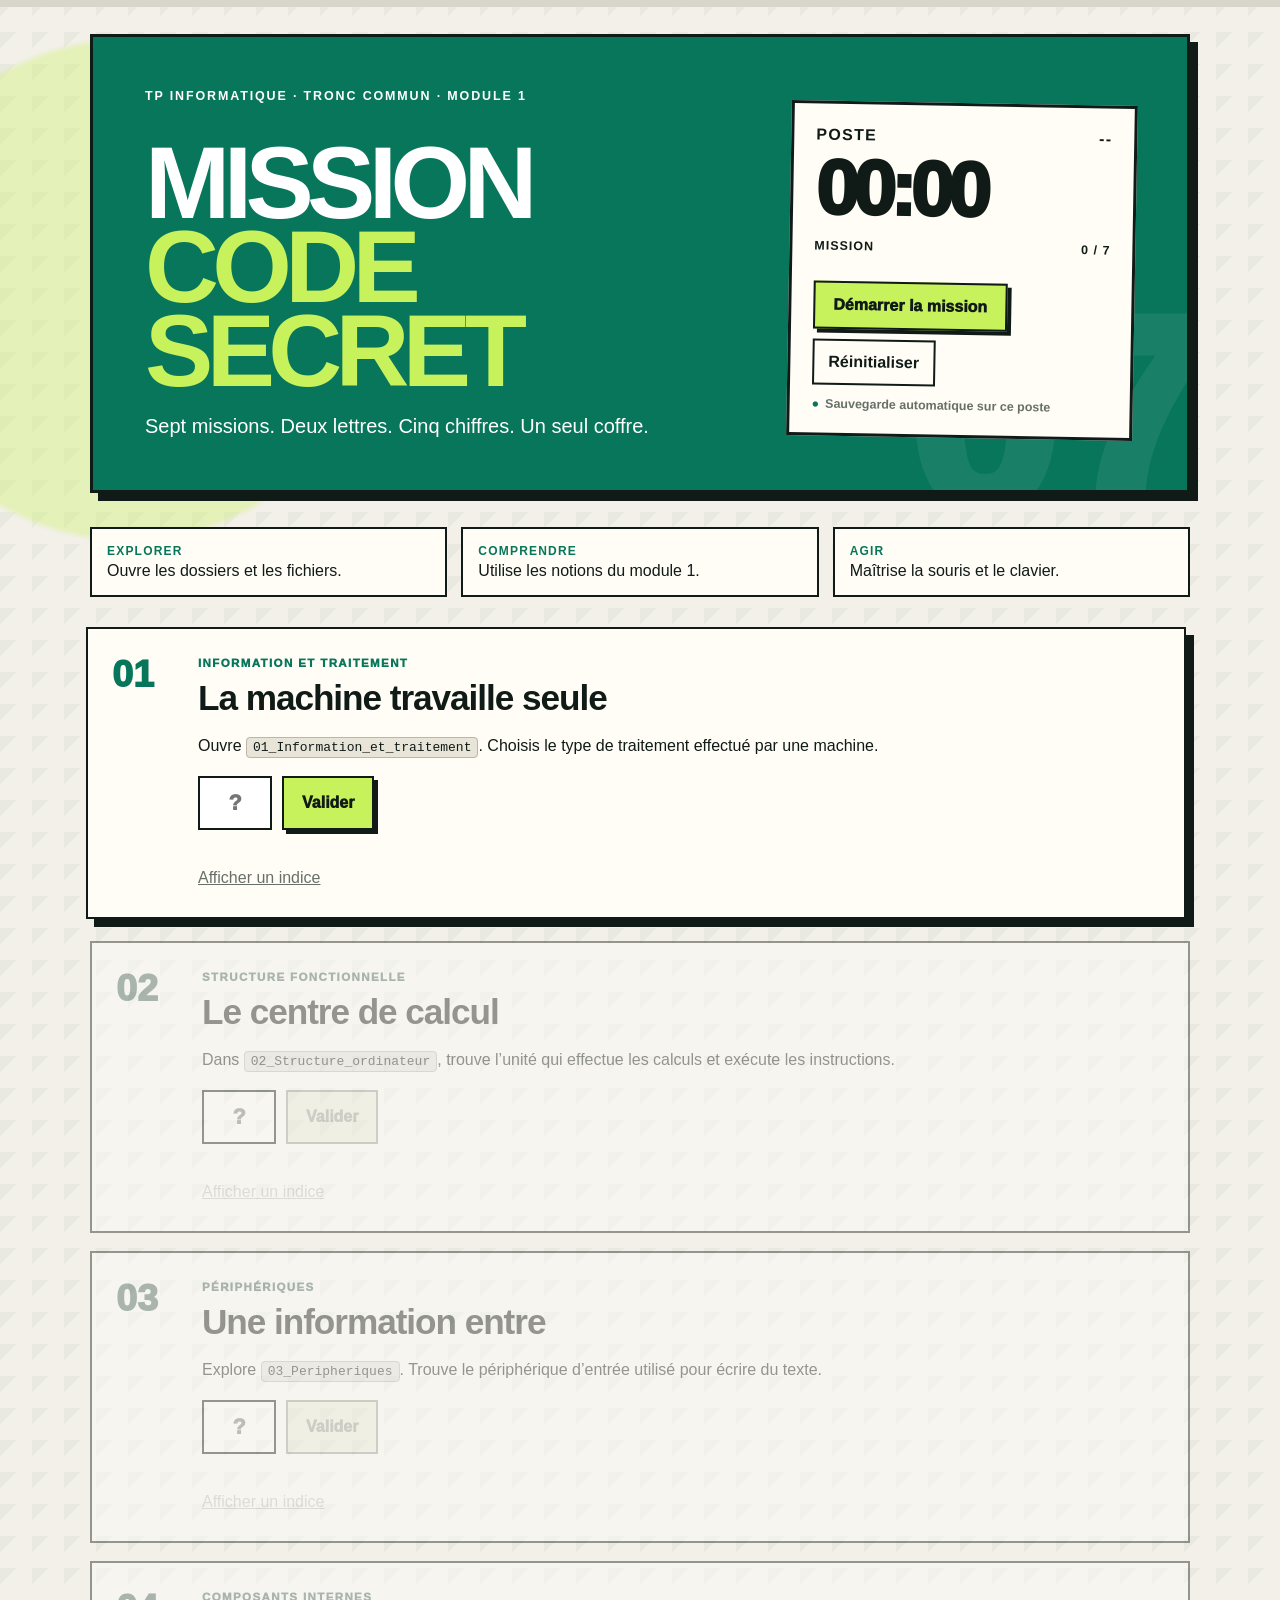
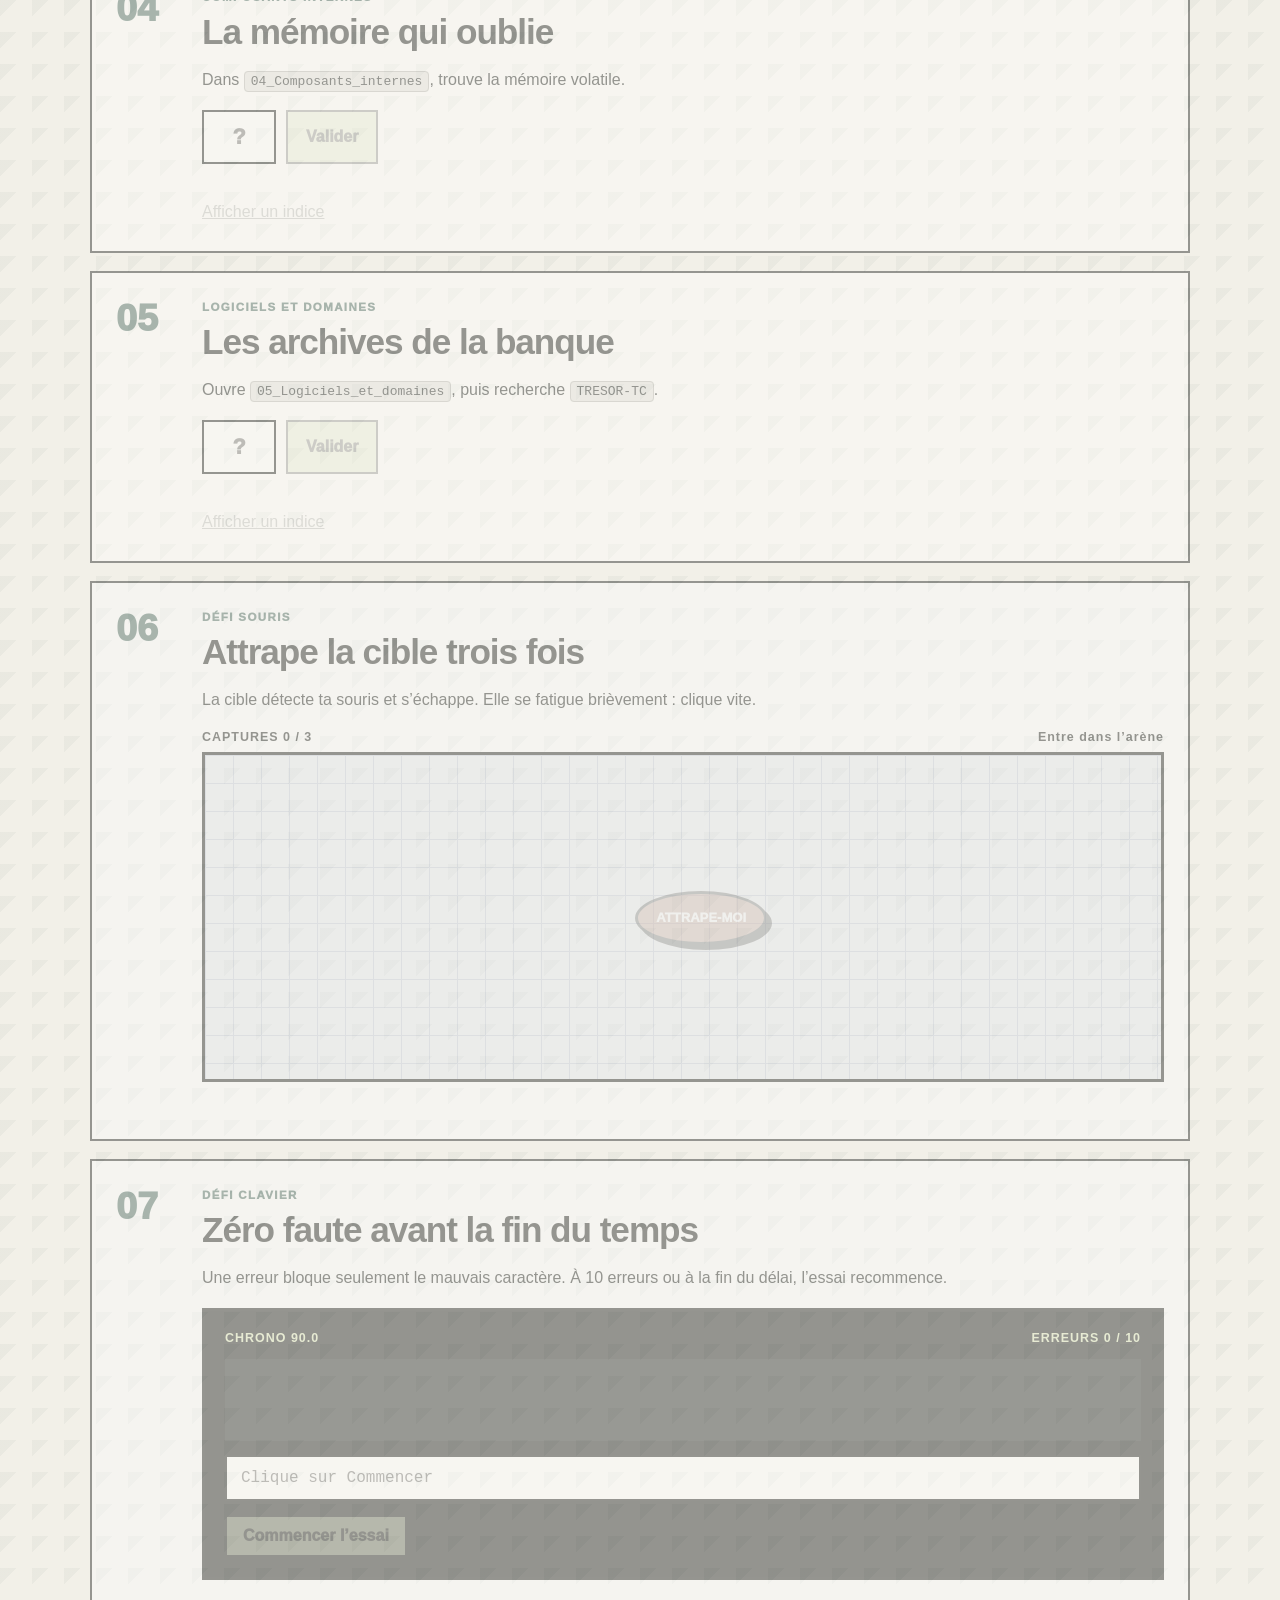
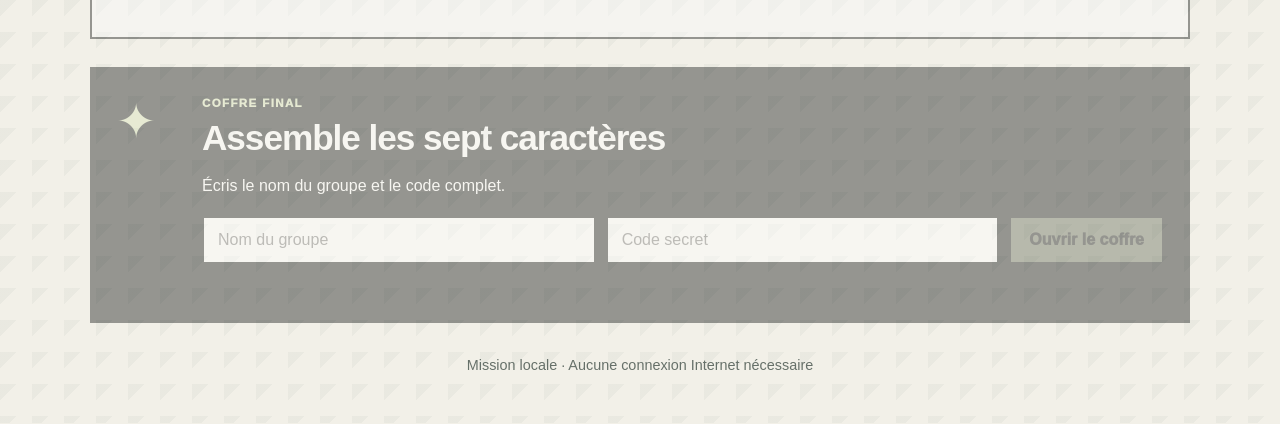
<file: MODELE_POSTE/index.html>
<!doctype html>
<html lang="fr">
<head><meta charset="utf-8"><meta name="viewport" content="width=device-width,initial-scale=1"><title>Mission Code Secret — Module 1</title><link rel="stylesheet" href="assets/style.css"></head>
<body>
<div class="top-progress"><span id="progressBar"></span></div>
<main class="game-shell">
<header class="hero"><div class="eyebrow">TP INFORMATIQUE · TRONC COMMUN · MODULE 1</div><div class="hero-grid">
<div><h1>Mission<br><span>Code Secret</span></h1><p class="lead">Sept missions. Deux lettres. Cinq chiffres. Un seul coffre.</p></div>
<div class="status-card"><div class="station"><span>POSTE</span><strong id="posteLabel">--</strong></div><div class="timer" id="timer">00:00</div><div class="hud-line"><span>MISSION</span><strong id="missionCount">0 / 7</strong></div><div class="code-slots" id="codeSlots"></div><div class="game-actions"><button class="primary" id="startBtn">Démarrer la mission</button><button class="reset-button" id="resetBtn">Réinitialiser</button></div><p class="save-status" id="saveStatus">Sauvegarde automatique sur ce poste</p></div>
</div></header>
<section class="briefing"><div><b>EXPLORER</b><span>Ouvre les dossiers et les fichiers.</span></div><div><b>COMPRENDRE</b><span>Utilise les notions du module 1.</span></div><div><b>AGIR</b><span>Maîtrise la souris et le clavier.</span></div></section>
<section class="missions" id="missions">
<article class="mission active" data-step="1"><div class="step-no">01</div><div class="mission-body"><div class="tag">INFORMATION ET TRAITEMENT</div><h2>La machine travaille seule</h2><p>Ouvre <code>01_Information_et_traitement</code>. Choisis le type de traitement effectué par une machine.</p><div class="answer-row"><input id="fragment1" maxlength="1" placeholder="?"><button class="check" data-check="1">Valider</button></div><p class="feedback" id="feedback1"></p><button class="hint" data-hint="1">Afficher un indice</button></div></article>
<article class="mission locked" data-step="2"><div class="step-no">02</div><div class="mission-body"><div class="tag">STRUCTURE FONCTIONNELLE</div><h2>Le centre de calcul</h2><p>Dans <code>02_Structure_ordinateur</code>, trouve l’unité qui effectue les calculs et exécute les instructions.</p><div class="answer-row"><input id="fragment2" maxlength="1" placeholder="?" disabled><button class="check" data-check="2" disabled>Valider</button></div><p class="feedback" id="feedback2"></p><button class="hint" data-hint="2" disabled>Afficher un indice</button></div></article>
<article class="mission locked" data-step="3"><div class="step-no">03</div><div class="mission-body"><div class="tag">PÉRIPHÉRIQUES</div><h2>Une information entre</h2><p>Explore <code>03_Peripheriques</code>. Trouve le périphérique d’entrée utilisé pour écrire du texte.</p><div class="answer-row"><input id="fragment3" maxlength="1" placeholder="?" disabled><button class="check" data-check="3" disabled>Valider</button></div><p class="feedback" id="feedback3"></p><button class="hint" data-hint="3" disabled>Afficher un indice</button></div></article>
<article class="mission locked" data-step="4"><div class="step-no">04</div><div class="mission-body"><div class="tag">COMPOSANTS INTERNES</div><h2>La mémoire qui oublie</h2><p>Dans <code>04_Composants_internes</code>, trouve la mémoire volatile.</p><div class="answer-row"><input id="fragment4" maxlength="1" placeholder="?" disabled><button class="check" data-check="4" disabled>Valider</button></div><p class="feedback" id="feedback4"></p><button class="hint" data-hint="4" disabled>Afficher un indice</button></div></article>
<article class="mission locked" data-step="5"><div class="step-no">05</div><div class="mission-body"><div class="tag">LOGICIELS ET DOMAINES</div><h2>Les archives de la banque</h2><p>Ouvre <code>05_Logiciels_et_domaines</code>, puis recherche <code>TRESOR-TC</code>.</p><div class="answer-row"><input id="fragment5" maxlength="1" placeholder="?" disabled><button class="check" data-check="5" disabled>Valider</button></div><p class="feedback" id="feedback5"></p><button class="hint" data-hint="5" disabled>Afficher un indice</button></div></article>
<article class="mission challenge locked" data-step="6"><div class="step-no">06</div><div class="mission-body"><div class="tag">DÉFI SOURIS</div><h2>Attrape la cible trois fois</h2><p>La cible détecte ta souris et s’échappe. Elle se fatigue brièvement : clique vite.</p><div class="mouse-hud"><span>CAPTURES <strong id="catchCount">0 / 3</strong></span><span id="mouseMessage">Entre dans l’arène</span></div><div class="mouse-arena" id="mouseArena"><div class="arena-grid"></div><button id="escapeButton" disabled>ATTRAPE-MOI</button></div><p class="feedback" id="feedback6"></p></div></article>
<article class="mission challenge locked" data-step="7"><div class="step-no">07</div><div class="mission-body"><div class="tag">DÉFI CLAVIER</div><h2>Zéro faute avant la fin du temps</h2><p>Une erreur bloque seulement le mauvais caractère. À 10 erreurs ou à la fin du délai, l’essai recommence.</p><div class="typing-panel"><div class="typing-top"><span>CHRONO <strong id="typingTimer">90.0</strong></span><span>ERREURS <strong id="typingErrors">0 / 10</strong></span></div><div class="phrase-display" id="phraseDisplay"></div><input id="typingInput" spellcheck="false" placeholder="Clique sur Commencer" disabled><button class="primary small" id="typingStart" disabled>Commencer l’essai</button></div><p class="feedback" id="feedback7"></p></div></article>
</section>
<section class="vault locked" id="vault"><div class="vault-icon">✦</div><div><div class="tag">COFFRE FINAL</div><h2>Assemble les sept caractères</h2><p>Écris le nom du groupe et le code complet.</p><div class="final-grid"><input id="groupName" maxlength="24" placeholder="Nom du groupe" disabled><input id="finalCode" maxlength="7" placeholder="Code secret" disabled><button class="primary" id="unlockBtn" disabled>Ouvrir le coffre</button></div><p class="feedback" id="finalFeedback"></p></div></section>
<section class="success" id="success" hidden><div class="success-mark">✓</div><div><div class="eyebrow dark">MISSION RÉUSSIE</div><h2>Recopie ce ticket court</h2><div class="ticket" id="ticket"></div><p>Groupe : <strong id="finalGroup"></strong> · Temps : <strong id="finalTime"></strong> · Indices : <strong id="hintCount"></strong></p></div></section>
<footer>Mission locale · Aucune connexion Internet nécessaire</footer>
</main><script src="assets/jeu.js"></script></body></html>
</file>
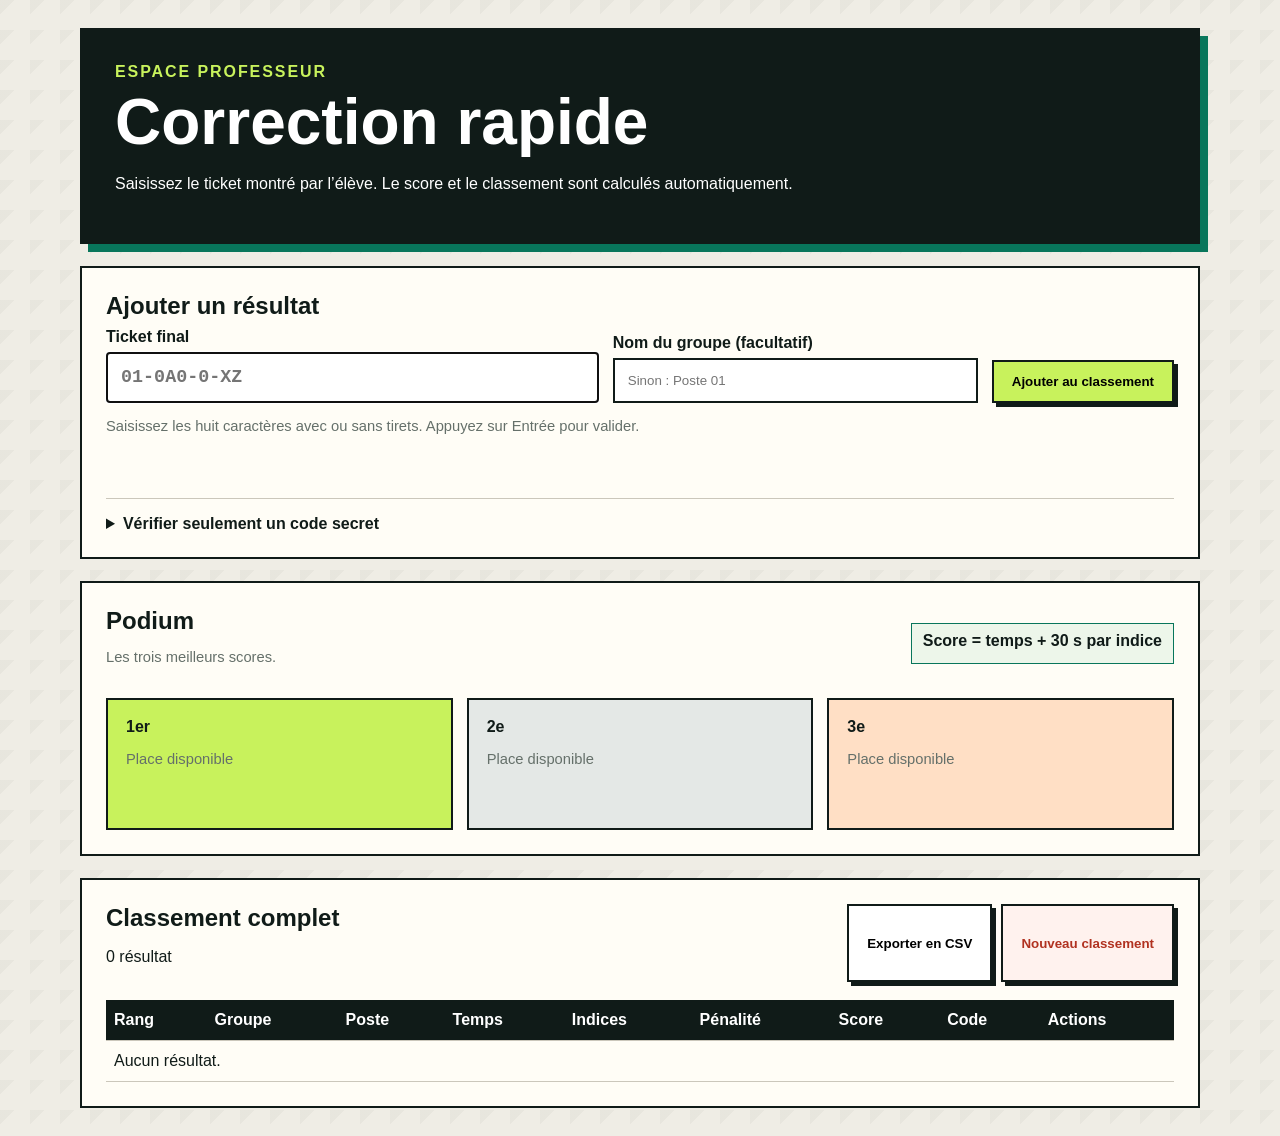
<file: CORRECTEUR_ENSEIGNANT.html>
<!doctype html><html lang="fr"><head><meta charset="utf-8"><meta name="viewport" content="width=device-width,initial-scale=1"><title>Correcteur — Mission Code Secret</title>
<style>:root{--ink:#101b18;--green:#08765b;--lime:#c8f25c;--cream:#fffdf6;--paper:#efede5;--red:#b13220;--line:#cbc7bb;--muted:#65706a}*{box-sizing:border-box}body{margin:0;background:linear-gradient(135deg,rgba(16,27,24,.035) 25%,transparent 25%) 0 0/30px 30px,var(--paper);color:var(--ink);font:16px "Segoe UI",Arial,sans-serif}.wrap{width:min(1120px,calc(100% - 30px));margin:28px auto}header{background:var(--ink);color:white;padding:32px;border:3px solid var(--ink);box-shadow:8px 8px 0 var(--green)}h1{margin:4px 0 8px;font-size:clamp(2rem,5vw,4rem)}h2{margin:0 0 8px}.sub{color:var(--lime);font-weight:900;letter-spacing:.12em}.panel{background:var(--cream);border:2px solid var(--ink);padding:24px;margin-top:22px}.quick-grid,.manual-grid{display:grid;grid-template-columns:1.35fr 1fr auto;gap:14px;align-items:end}label{font-weight:850;display:block;margin-bottom:6px}input{width:100%;padding:13px;border:2px solid var(--ink)}.ticket-input{text-transform:uppercase;font:900 1.15rem Consolas,monospace}button{border:2px solid var(--ink);background:var(--lime);font-weight:900;padding:12px 18px;box-shadow:4px 4px 0 var(--ink);cursor:pointer}button.secondary{background:white}button.danger{background:#fff2ee;color:var(--red)}button.mini{padding:7px 10px;box-shadow:2px 2px 0 var(--ink)}.actions,.row-actions{display:flex;gap:9px;flex-wrap:wrap}.msg{min-height:26px;font-weight:850}.ok{color:var(--green)}.bad{color:var(--red)}.note{color:var(--muted);font-size:.92rem}.podium{display:grid;grid-template-columns:repeat(3,1fr);gap:14px;margin-top:18px}.podium-card{min-height:132px;border:2px solid var(--ink);padding:18px}.podium-card:first-child{background:var(--lime)}.podium-card:nth-child(2){background:#e4e8e6}.podium-card:nth-child(3){background:#ffdfc5}.podium-name{margin:13px 0 5px;font-size:1.25rem;font-weight:950}.podium-score,.score{font-weight:950;color:#064a3c}.section-head{display:flex;justify-content:space-between;gap:16px;flex-wrap:wrap}.score-rule{padding:8px 11px;background:#edf6ea;border:1px solid var(--green);font-weight:800}.table-wrap{overflow:auto}table{width:100%;border-collapse:collapse;margin-top:18px;white-space:nowrap}th,td{text-align:left;border-bottom:1px solid var(--line);padding:11px 8px}th{background:var(--ink);color:white}.rank{font-size:1.25rem;font-weight:950}details{margin-top:22px;border-top:1px solid var(--line);padding-top:16px}summary{cursor:pointer;font-weight:900}@media(max-width:760px){.quick-grid,.manual-grid,.podium{grid-template-columns:1fr}}</style></head>
<body><main class="wrap"><header><div class="sub">ESPACE PROFESSEUR</div><h1>Correction rapide</h1><p>Saisissez le ticket montré par l’élève. Le score et le classement sont calculés automatiquement.</p></header>
<section class="panel" id="entryPanel"><h2>Ajouter un résultat</h2><div class="quick-grid"><div><label for="ticketInput">Ticket final</label><input class="ticket-input" id="ticketInput" maxlength="11" placeholder="01-0A0-0-XZ" autofocus></div><div><label for="groupInput">Nom du groupe (facultatif)</label><input id="groupInput" maxlength="24" placeholder="Sinon : Poste 01"></div><button id="addTicket">Ajouter au classement</button></div><p class="note">Saisissez les huit caractères avec ou sans tirets. Appuyez sur Entrée pour valider.</p><p class="msg" id="message"></p><details><summary>Vérifier seulement un code secret</summary><div class="manual-grid"><div><label for="manualPoste">Poste</label><input id="manualPoste" type="number" min="1" max="99"></div><div><label for="manualCode">Code</label><input id="manualCode" maxlength="7"></div><button class="secondary" id="checkCode">Vérifier</button></div></details></section>
<section class="panel"><div class="section-head"><div><h2>Podium</h2><p class="note">Les trois meilleurs scores.</p></div><p class="score-rule">Score = temps + 30 s par indice</p></div><div class="podium" id="podium"></div></section>
<section class="panel"><div class="section-head"><div><h2>Classement complet</h2><p id="resultCount"></p></div><div class="actions"><button class="secondary" id="exportBtn">Exporter en CSV</button><button class="danger" id="clearBtn">Nouveau classement</button></div></div><div class="table-wrap"><table><thead><tr><th>Rang</th><th>Groupe</th><th>Poste</th><th>Temps</th><th>Indices</th><th>Pénalité</th><th>Score</th><th>Code</th><th>Actions</th></tr></thead><tbody id="ranking"></tbody></table></div></section></main>
<script>
const KEY='mission_code_secret_classement_v2',ABC='ABCDEFGHIJKLMNOPQRSTUVWXYZ',PENALTY_PER_HINT=30;let editingPoste=null;
const two=n=>String(n).padStart(2,'0'),clean=v=>v.toUpperCase().replace(/[^A-Z0-9]/g,''),b36=(v,w)=>Math.max(0,v).toString(36).toUpperCase().padStart(w,'0').slice(-w);
function codeFor(p){return[String((p*3+7)%10),ABC[(p*7+3)%26],String((p*5+2)%10),String((p*7+4)%10),ABC[(p*11+5)%26],String((p*9+6)%10),String((p*4+1)%10)].join('')}
function sum(t){let v=0;for(let i=0;i<t.length;i++)v=(v*31+t.charCodeAt(i))%1296;return b36(v,2)}
function time(s){return two(Math.floor(s/60))+':'+two(s%60)}function scoreOf(r){return Number(r.seconds)+Number(r.hints)*30}
function load(){try{const r=JSON.parse(localStorage.getItem(KEY)||'[]');return Array.isArray(r)?r:[]}catch(e){return[]}}function save(r){localStorage.setItem(KEY,JSON.stringify(r))}
function sortedRows(){return load().sort((a,b)=>scoreOf(a)-scoreOf(b)||a.poste-b.poste)}
function show(t,g){const m=document.getElementById('message');m.textContent=t;m.className='msg '+(g?'ok':'bad')}
function escapeHtml(v){const d=document.createElement('div');d.textContent=String(v);return d.innerHTML}
function formatTicket(v){const c=clean(v).slice(0,8);return[c.slice(0,2),c.slice(2,5),c.slice(5,6),c.slice(6,8)].filter(Boolean).join('-')}
function parseTicket(raw){const f=formatTicket(raw),m=f.match(/^([0-9A-Z]{2})-([0-9A-Z]{3})-([0-9A-Z])-([0-9A-Z]{2})$/);if(!m)return{error:'Ticket incomplet ou mal recopié.'};const p=parseInt(m[1],36),s=parseInt(m[2],36),h=parseInt(m[3],36),payload=m[1]+m[2]+m[3];if(!Number.isInteger(p)||p<1||p>99||m[4]!==sum(payload+codeFor(p)))return{error:'Ticket refusé : vérifiez les caractères.'};return{row:{poste:p,seconds:s,hints:h,code:codeFor(p),ticket:f}}}
function ticketFor(r){if(r.ticket)return r.ticket;const p=b36(r.poste,2),t=b36(r.seconds,3),h=b36(r.hints,1),x=p+t+h;return p+'-'+t+'-'+h+'-'+sum(x+codeFor(r.poste))}
function render(){const rows=sortedRows();document.getElementById('resultCount').textContent=rows.length+' résultat'+(rows.length>1?'s':'');document.getElementById('podium').innerHTML=[0,1,2].map((i)=>{const r=rows[i];return r?'<div class="podium-card"><b>'+(i===0?'1er':(i+1)+'e')+'</b><div class="podium-name">'+escapeHtml(r.group)+'</div><div>Poste '+two(r.poste)+' · '+time(r.seconds)+'</div><div class="podium-score">Score : '+time(scoreOf(r))+'</div></div>':'<div class="podium-card"><b>'+(i===0?'1er':(i+1)+'e')+'</b><p class="note">Place disponible</p></div>'}).join('');document.getElementById('ranking').innerHTML=rows.map((r,i)=>'<tr><td class="rank">'+(i+1)+'</td><td>'+escapeHtml(r.group)+'</td><td>'+two(r.poste)+'</td><td>'+time(r.seconds)+'</td><td>'+r.hints+'</td><td>+'+(r.hints*30)+' s</td><td class="score">'+time(scoreOf(r))+'</td><td>'+r.code+'</td><td><div class="row-actions"><button class="secondary mini" data-edit="'+r.poste+'">Modifier</button><button class="danger mini" data-delete="'+r.poste+'">Supprimer</button></div></td></tr>').join('')||'<tr><td colspan="9">Aucun résultat.</td></tr>'}
function resetForm(){editingPoste=null;document.getElementById('ticketInput').value='';document.getElementById('groupInput').value='';document.getElementById('addTicket').textContent='Ajouter au classement'}
function submitTicket(){const parsed=parseTicket(document.getElementById('ticketInput').value);if(parsed.error)return show(parsed.error,false);const r=parsed.row;r.group=document.getElementById('groupInput').value.trim()||'Poste '+two(r.poste);let rows=load();if(rows.some(x=>Number(x.poste)===r.poste)&&editingPoste!==r.poste)return show('Ce poste est déjà classé.',false);if(editingPoste!==null)rows=rows.filter(x=>Number(x.poste)!==editingPoste);rows=rows.filter(x=>Number(x.poste)!==r.poste);rows.push(r);save(rows);render();show('Résultat ajouté — poste '+two(r.poste)+', score '+time(scoreOf(r))+'.',true);resetForm()}
document.getElementById('ticketInput').oninput=e=>{e.target.value=formatTicket(e.target.value)};document.getElementById('addTicket').onclick=submitTicket;document.getElementById('ticketInput').onkeydown=e=>{if(e.key==='Enter')submitTicket()};document.getElementById('groupInput').onkeydown=e=>{if(e.key==='Enter')submitTicket()};
document.getElementById('ranking').onclick=e=>{const edit=e.target.closest('[data-edit]'),del=e.target.closest('[data-delete]');if(edit){const p=Number(edit.dataset.edit),r=load().find(x=>Number(x.poste)===p);editingPoste=p;document.getElementById('ticketInput').value=ticketFor(r);document.getElementById('groupInput').value=r.group;document.getElementById('addTicket').textContent='Mettre à jour'}if(del){const p=Number(del.dataset.delete),r=load().find(x=>Number(x.poste)===p);if(confirm('Supprimer « '+r.group+' » ?')){save(load().filter(x=>Number(x.poste)!==p));render()}}};
document.getElementById('checkCode').onclick=()=>{const p=Number(document.getElementById('manualPoste').value),c=clean(document.getElementById('manualCode').value),ok=Number.isInteger(p)&&p>0&&p<100&&c===codeFor(p);show(ok?'Code correct pour le poste '+two(p)+'.':'Code incorrect.',ok)};
document.getElementById('exportBtn').onclick=()=>{const rows=sortedRows();if(!rows.length)return show('Aucun résultat à exporter.',false);const lines=['Rang;Groupe;Poste;Temps_secondes;Indices;Score_secondes;Code;Ticket'];rows.forEach((r,i)=>lines.push([i+1,'"'+r.group.replaceAll('"','""')+'"',two(r.poste),r.seconds,r.hints,scoreOf(r),r.code,ticketFor(r)].join(';')));const a=document.createElement('a');a.href=URL.createObjectURL(new Blob(['\ufeff'+lines.join('\n')],{type:'text/csv'}));a.download='classement_mission_code_secret.csv';a.click();URL.revokeObjectURL(a.href)};
document.getElementById('clearBtn').onclick=()=>{if(confirm('Effacer tout le classement ?')){localStorage.removeItem(KEY);render()}};render();
</script></body></html>
</file>
<file: MODELE_POSTE/assets/style.css>
:root{--ink:#101b18;--paper:#f2f0e8;--cream:#fffdf6;--green:#08765b;--green-dark:#064a3c;--lime:#c8f25c;--orange:#ff6b35;--blue:#4d7cff;--line:#cbc7bb;--muted:#667069;--red:#c5392a;--shadow:8px 8px 0 var(--ink)}
*{box-sizing:border-box}html{scroll-behavior:smooth}body{margin:0;min-width:320px;color:var(--ink);background:radial-gradient(circle at 10% 8%,rgba(200,242,92,.34) 0 7%,transparent 7.2%),linear-gradient(135deg,rgba(16,27,24,.035) 25%,transparent 25%) 0 0/32px 32px,var(--paper);font-family:"Segoe UI",Arial,sans-serif}button,input{font:inherit}button{cursor:pointer}.top-progress{position:fixed;z-index:100;inset:0 0 auto;height:7px;background:#d8d5cb}.top-progress span{display:block;height:100%;width:0;background:linear-gradient(90deg,var(--orange),var(--lime));transition:width .35s}.game-shell{width:min(1100px,calc(100% - 32px));margin:34px auto 50px}.hero{position:relative;overflow:hidden;background:var(--green);color:white;border:3px solid var(--ink);box-shadow:var(--shadow);padding:clamp(24px,5vw,52px)}.hero::after{content:"07";position:absolute;right:-20px;bottom:-85px;font-size:17rem;font-weight:950;color:rgba(255,255,255,.07)}.eyebrow{font-weight:900;letter-spacing:.15em;font-size:.78rem}.eyebrow.dark{color:var(--green-dark)}.hero-grid{display:grid;grid-template-columns:1.45fr .82fr;gap:32px;align-items:end}h1{margin:34px 0 22px;font-size:clamp(3rem,8vw,6.5rem);line-height:.82;letter-spacing:-.065em;text-transform:uppercase}h1 span{color:var(--lime)}.lead{max-width:580px;margin:0;font-size:clamp(1rem,2vw,1.25rem)}.status-card{position:relative;z-index:2;background:var(--cream);color:var(--ink);border:3px solid var(--ink);padding:22px;transform:rotate(1deg)}.station,.hud-line{display:flex;justify-content:space-between;align-items:center;font-weight:900;letter-spacing:.08em}.timer{margin:6px 0 4px;font-size:clamp(3rem,7vw,4.8rem);font-weight:950;line-height:1;letter-spacing:-.07em;font-variant-numeric:tabular-nums}.hud-line{margin:12px 0 8px;font-size:.78rem}.code-slots{display:grid;grid-template-columns:repeat(7,1fr);gap:4px;margin:10px 0 18px}.code-slots span{display:grid;place-items:center;height:34px;border:2px solid var(--ink);background:#ece9df;font-weight:950}.code-slots span.found{background:var(--lime)}.primary,.check{border:2px solid var(--ink);background:var(--lime);color:var(--ink);font-weight:950;padding:13px 18px;box-shadow:4px 4px 0 var(--ink)}.primary.small{padding:10px 16px}.game-actions{display:flex;flex-wrap:wrap;gap:10px}.reset-button{border:2px solid var(--ink);background:transparent;color:var(--ink);font-weight:850;padding:12px 14px}.save-status{margin:12px 0 0;color:var(--muted);font-size:.78rem;font-weight:750}.save-status::before{content:"●";margin-right:6px;color:var(--green)}button:disabled{cursor:not-allowed;opacity:.42;box-shadow:none}.briefing{display:grid;grid-template-columns:repeat(3,1fr);gap:14px;margin:34px 0}.briefing div{display:grid;gap:4px;background:var(--cream);border:2px solid var(--ink);padding:15px}.briefing b{color:var(--green);letter-spacing:.1em;font-size:.75rem}.missions{display:grid;gap:18px}.mission,.vault{display:grid;grid-template-columns:86px 1fr;background:var(--cream);border:2px solid var(--ink);padding:24px}.mission.active{box-shadow:var(--shadow);transform:translate(-4px,-4px)}.mission.done{border-color:var(--green);background:#f4ffe8}.mission.done .step-no::after{content:" ✓";color:var(--green);font-size:1.2rem}.locked{opacity:.42;filter:grayscale(.7)}.step-no{font-size:2.35rem;font-weight:950;color:var(--green)}.tag{display:inline-block;color:var(--green);font-size:.72rem;font-weight:950;letter-spacing:.12em}h2{margin:7px 0 8px;font-size:clamp(1.5rem,3vw,2.2rem);letter-spacing:-.03em}.mission p,.vault p{line-height:1.5}code{padding:2px 6px;border:1px solid #bbb6aa;border-radius:4px;background:#e8e4d8}.answer-row{display:flex;gap:10px;margin-top:18px}input{min-width:0;border:2px solid var(--ink);background:white;padding:12px 14px;font-size:1rem}.answer-row input{width:74px;text-align:center;text-transform:uppercase;font-size:1.35rem;font-weight:950}.feedback{min-height:24px;margin:9px 0 0;font-weight:850}.feedback.ok{color:var(--green)}.feedback.bad{color:var(--red)}.hint{border:0;background:transparent;color:var(--muted);text-decoration:underline;padding:6px 0}.challenge{background:#f8fbff}.mouse-hud,.typing-top{display:flex;justify-content:space-between;gap:14px;margin:18px 0 8px;font-size:.78rem;font-weight:900;letter-spacing:.08em}.mouse-arena{position:relative;height:330px;overflow:hidden;border:3px solid var(--ink);background:#dce7ff;cursor:crosshair}.arena-grid{position:absolute;inset:0;opacity:.28;background-image:linear-gradient(var(--blue) 1px,transparent 1px),linear-gradient(90deg,var(--blue) 1px,transparent 1px);background-size:28px 28px}#escapeButton{position:absolute;z-index:2;left:45%;top:42%;width:132px;height:54px;border:3px solid var(--ink);border-radius:50%;background:var(--orange);color:white;font-size:.82rem;font-weight:950;box-shadow:5px 5px 0 var(--ink);transition:left .1s,top .1s}#escapeButton.tired{background:var(--lime);color:var(--ink)}.typing-panel{margin-top:18px;border:3px solid var(--ink);background:#0f1916;color:white;padding:20px}.typing-top{margin:0 0 14px;color:var(--lime)}.phrase-display{min-height:82px;padding:16px;background:#182621;font:700 clamp(1.1rem,2.5vw,1.55rem)/1.65 Consolas,monospace}.phrase-display span{color:#82908a;border-bottom:2px solid transparent}.phrase-display span.correct{color:var(--lime)}.phrase-display span.current{color:white;border-bottom-color:var(--orange)}.typing-panel input{width:100%;margin:14px 0;font-family:Consolas,monospace}.typing-panel.shake{animation:shake .25s linear}@keyframes shake{25%{transform:translateX(-8px)}75%{transform:translateX(8px)}}.vault{margin-top:28px;background:var(--ink);color:white}.vault-icon{font-size:3rem;color:var(--lime)}.vault .tag{color:var(--lime)}.final-grid{display:grid;grid-template-columns:1fr 1fr auto;gap:10px;margin-top:18px}.success{display:grid;grid-template-columns:100px 1fr;gap:18px;margin-top:26px;border:3px solid var(--ink);background:var(--lime);box-shadow:var(--shadow);padding:30px}.success[hidden]{display:none}.success-mark{display:grid;place-items:center;width:80px;height:80px;border:4px solid var(--ink);border-radius:50%;font-size:3.2rem;font-weight:950}.ticket{display:inline-block;margin:12px 0 4px;padding:14px 18px;background:var(--ink);color:white;font:900 1.4rem Consolas,monospace;letter-spacing:.1em;user-select:all}footer{margin:34px 0;text-align:center;color:var(--muted);font-size:.9rem}@media(max-width:720px){.hero-grid,.briefing,.final-grid{grid-template-columns:1fr}.mission,.vault{grid-template-columns:48px 1fr;padding:17px}.step-no{font-size:1.45rem}.answer-row{flex-direction:column}.answer-row input{width:100%}.success{grid-template-columns:1fr}.mouse-arena{height:290px}}
</file>
